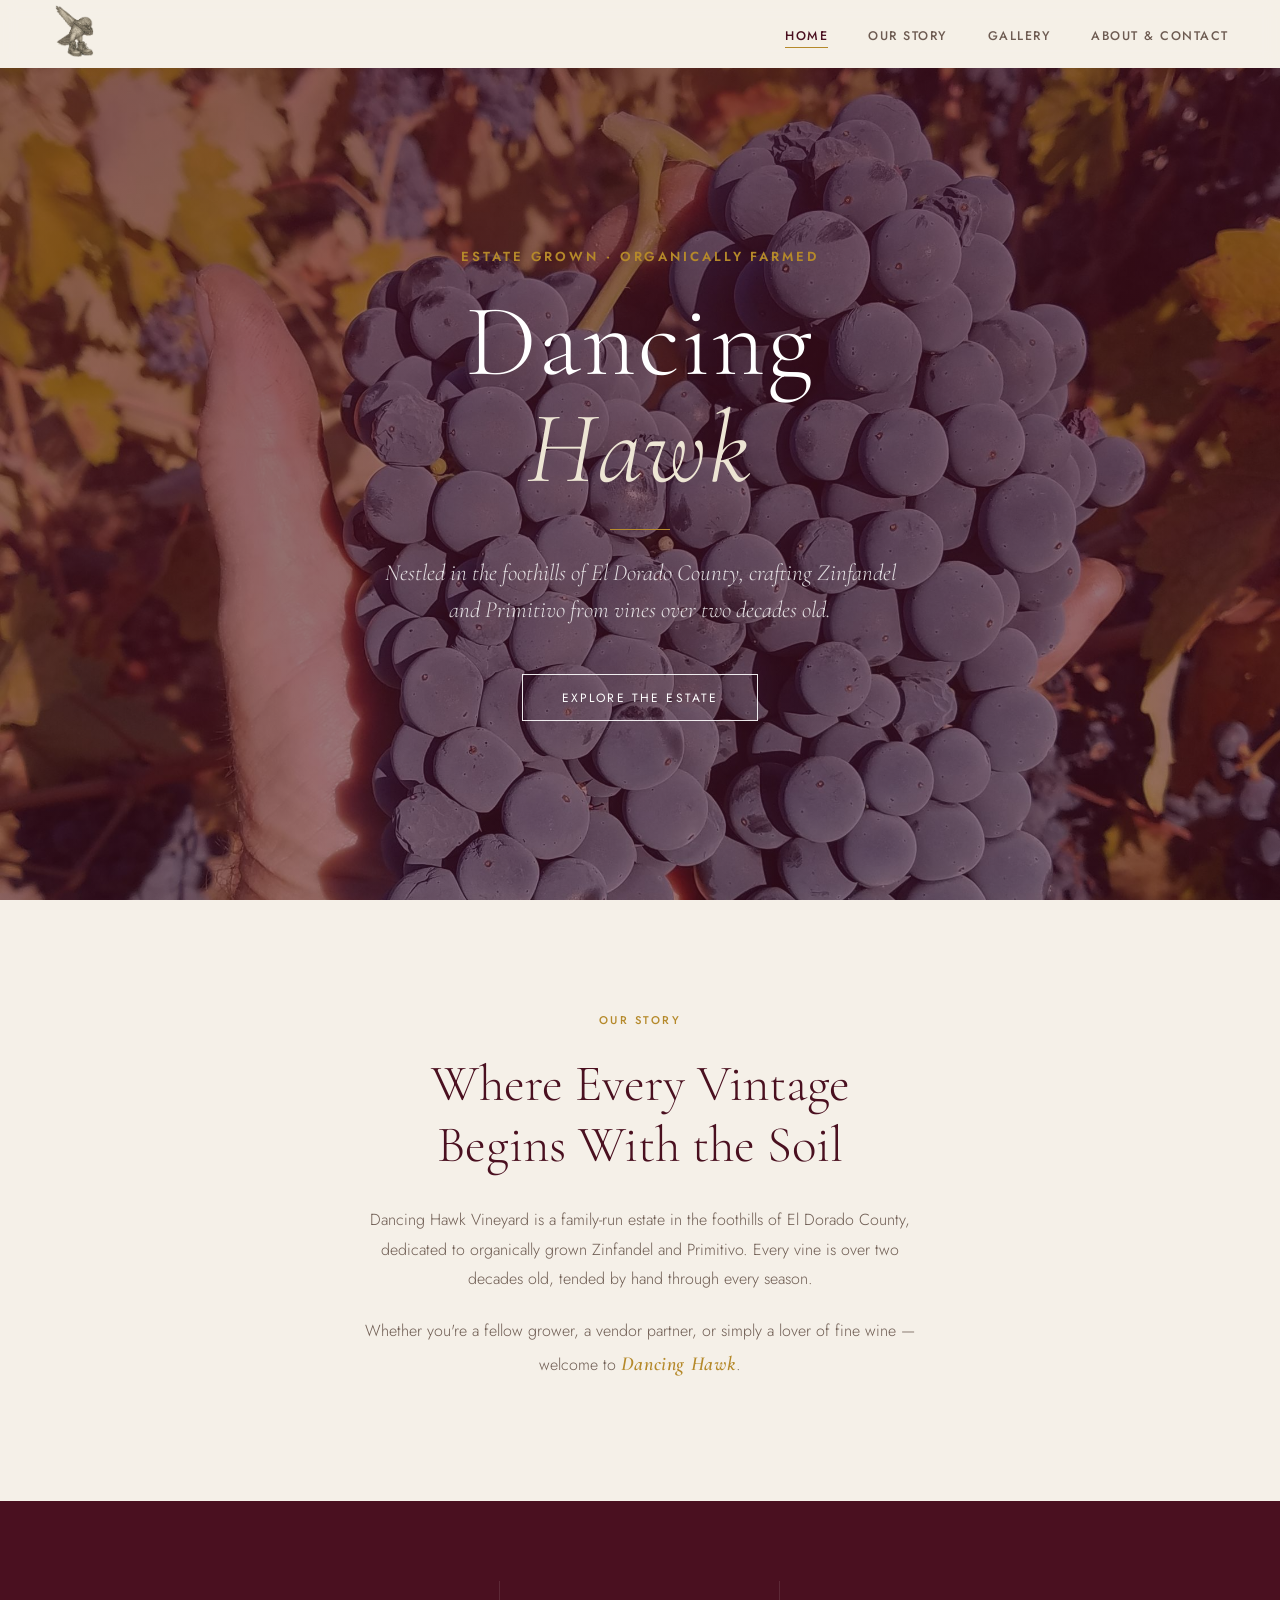
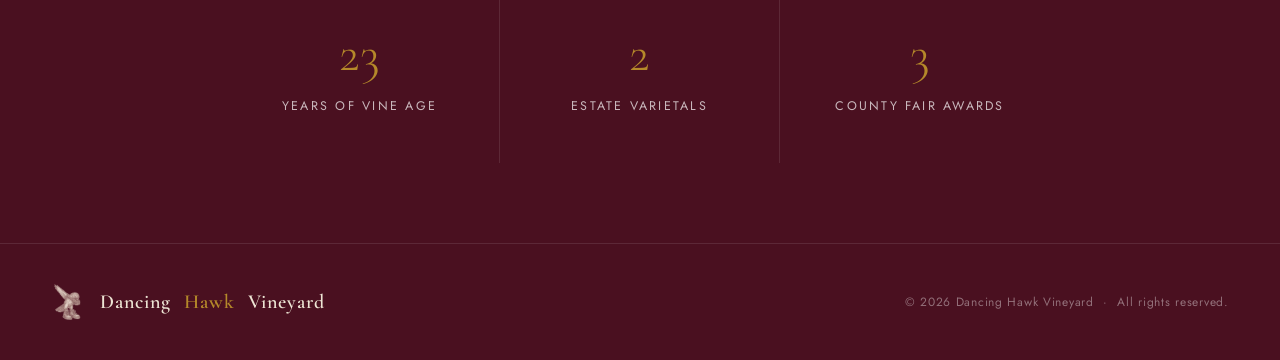
<file: dancinghawk.html>
<!DOCTYPE html>

<html lang="en">
    <head>
        <meta charset="UTF-8" />
        <meta name="viewport" content="width=device-width, initial-scale=1.0" />
        <title>Dancing Hawk Vineyard</title>
        <!-- Google Fonts -->
        <link rel="preconnect" href="https://fonts.googleapis.com" />
        <link rel="preconnect" href="https://fonts.gstatic.com" crossorigin />
        <link href="https://fonts.googleapis.com/css2?family=Cormorant+Garamond:ital,wght@0,300;0,400;0,600;1,300;1,400&family=Jost:wght@300;400;500&display=swap" rel="stylesheet" />  
        <link rel="stylesheet" href="styles.css" />
    </head>
    <body>

        <!-- Navigation -->
        <nav>
            <a class="nav-brand" href="#" onclick="showPage('home')"> <img src="images/dancing-hawk-logo-removedbg.png" alt="Dancing Hawk Vineyard" class="nav-logo" /> </a>
            <ul class="nav-links">
                <li><a href="#" id="nav-home" class="active" onclick="showPage('home')">Home</a></li>
                <li><a href="#" id="nav-story" onclick="showPage('story')">Our Story</a></li>
                <li><a href="#" id="nav-gallery" onclick="showPage('gallery')">Gallery</a></li>                
                <li><a href="#" id="nav-about" onclick="showPage('about')">About & Contact</a></li>  
            </ul>
        </nav>

        <!-- Home Page -->
        <section class="page active" id="page-home">

            <!-- Hero Section -->
            <div class="hero">
                <div class="hero-bg"></div>
                <div class="hero-content">
                    <p class="hero-eyebrow">Estate Grown · Organically Farmed</p>
                    <h1 class="hero-title">Dancing<br /><em>Hawk</em></h1>
                    <div class="hero-divider"></div>
                    <p class="hero-sub">Nestled in the foothills of El Dorado County, crafting Zinfandel and Primitivo from vines over two decades old.</p>
                    <a class="hero-cta" href="#" onclick="showPage('gallery')">Explore the Estate</a>
                </div>
            </div>

            <!-- Intro Section -->
            <div class="intro-section reveal">
                <p class="section-label">Our Story</p>
                <h2 class="intro-heading">Where Every Vintage<br />Begins With the Soil</h2>
                <p class="intro-body">
                    Dancing Hawk Vineyard is a family-run estate in the foothills of El Dorado County, dedicated to organically grown Zinfandel and Primitivo. Every vine is over two decades old, tended by hand through every season.
                </p>
                <p class="intro-body">
                    Whether you're a fellow grower, a vendor partner, or simply a lover of fine wine — welcome to <span class="brand-accent">Dancing Hawk</span>.
                </p>
            </div>

            <!-- Features Section -->
            <div class="feature-strip reveal">
                <div class="feature-item">
                    <div class="feature-num">23</div>
                    <div class="feature-label">Years of Vine Age</div>
                </div>
                <div class="feature-item">
                    <div class="feature-num">2</div>
                    <div class="feature-label">Estate Varietals</div>
                </div>
                <div class="feature-item">
                    <div class="feature-num">3</div>
                    <div class="feature-label">County Fair Awards</div>
                </div>
            </div>

        </section>


        <!-- Story Page -->
        <section class="page" id="page-story">

            <!-- Story Hero -->
            <div class="story-hero">
                <div class="story-hero-bg"></div>
                <div class="story-hero-content">
                    <p class="section-label">Our Story</p>
                    <h2 class="story-hero-title">From the Ground Up</h2>
                </div>
            </div>

            <!-- The Site -->
            <div class="story-section reveal">
                <div class="story-text">
                    <p class="section-label">The Site</p>
                    <p class="story-body">Like all good stories, ours begins with the location.</p>
                    <p class="story-body">Our vineyard sits in El Dorado County, near the town of El Dorado, nestled within the Sierra Foothills AVA at 1,735 feet elevation. As they say out here, we're <em>above the fog and below the snow.</em> Neither is strictly true, but fog and snow days are few, and the valley fog often creeps right to the lowest edge of the vines.</p>
                    <p class="story-body">The property was chosen for three things: to build our home, plant our vineyard, and take in the views. To the west, the Big Canyon Reservoir, Rancho Seco, and the Sacramento Valley stretch all the way to Mt. Diablo. Pilot Hill anchors the northern skyline, and the snow-capped Crystal Range of the Sierra Nevada defines the east.</p>
                </div>
                <div class="story-image">
                    <img src="images/Clearing-PreVineyard-North.jpg" alt="The Land Before the Yineyard" />                    
                </div>
            </div>

            <!-- The Vineyard -->
            <div class="story-section story-section--reverse reveal">
                <div class="story-text">
                    <p class="section-label">The Vineyard</p>
                    <p class="story-body">The land was cleared, the home was built, and the vineyard was laid out by hand. Every post, wire, and vine placed ourselves.</p>
                    <p class="story-body">The 2.5-acre vineyard sits on a ridge in what we call a double saddle, shaped something like a Pringles chip. It dips east and west, rises north and south, with not a single level stretch of ground to be found. The rows run nearly true north to south, which serves the vines well. Cooling breezes roll down from the Sierras each night, giving way to warm valley air during the day. The fruit gets balanced hours of sun and shade, and equipment can run up and down the slope without fighting the terrain.</p>
                    <p class="story-body">Our Auburn-Series soil is shallow and rocky, perforated by ridges of Greenstone we call the <em>dragon spines,</em> running the same direction as our rows. Rather than blast them out or route around them, we incorporated them right into the vineyard.</p>
                    <p class="story-body">The farming is fully organic. No tilling, no disking, no insecticides. Native grasses and wildflowers are left to seed between the rows, keeping a healthy insect population that tends to take care of itself.</p>
                </div>
                <div class="story-image">
                    <img src="images/First-Planting-Vineyard.jpg" alt="First planting of the vineyard" />
                </div>
            </div>

            <!-- The Grapes -->
            <div class="story-section reveal">
                <div class="story-text">
                    <p class="section-label">The Grapes</p>
                    <p class="story-body">Zinfandel and Primitivo were chosen for their love of heat, their deep roots in the region, and a personal passion for what Zinfandel becomes in a glass.</p>
                    <p class="story-body">Summers here are hot and dry. Triple-digit days are common, and from May through November there is rarely a drop of rain. All vines are planted on 1103P rootstock, chosen for drought tolerance and adaptability to our sparse, rocky soil.</p>
                    <p class="story-body">We practice deficit irrigation, giving the vines just enough water to keep from burning off at the shoot tips and not a drop more. Winter rain is collected and stored; well water is used only as a last resort. The stress this puts on the vines is intentional. Smaller berries, more concentrated flavor, earlier ripening.</p>
                    <p class="story-body">By Labor Day, the Zinfandel is typically ready at around 24° Brix and 3.7 pH. Leave it a few weeks longer and we've seen it climb as high as 33° Brix. Rich, powerful, and entirely this place.</p>
                </div>
                <div class="story-image">
                    <img src="images/Nighttime-Bottling.jpg" alt="Bottling night" />
                </div>
            </div>

        </section>



        <!-- Gallery Page -->
        <section class="page" id="page-gallery">

            <!-- Gallery Header -->
            <div class="gallery-header reveal">
                <p class="section-label">Our Vineyard</p>
                <h2 class="gallery-title">A Glimpse of the Estate</h2>
            </div>

            <!-- Gallery Grid -->
            <div class="gallery-grid">
                <div class="gallery-item">
                    <img src="images/Lupine-Field.jpg" alt="Lupine fields in spring" />
                    <div class="gallery-caption"><p>Spring — Florescence</p></div>
                </div>

                <div class="gallery-item">
                    <img src="images/Beautiful-Vineyard-Sunset.jpg" alt="Vineyard at golden hour" />
                    <div class="gallery-caption"><p>Summer — Golden Hour</p></div>
                </div>

                <div class="gallery-item">
                    <img src="images/Primitivo-Picking-Harvest.jpg" alt="Primitivo picking at harvest" />
                    <div class="gallery-caption"><p>Fall — Harvest</p></div>
                </div>

                <div class="gallery-item">
                    <img src="images/Snowy-Vineyard-With-Son-Looking-In.jpg" alt="Vineyard in winter" />
                    <div class="gallery-caption"><p>Winter — Dormancy</p></div>
                </div>
            </div>

        </section>


        <!-- About & Contact Page -->
        <section class="page" id="page-about">

            <!-- About Layout -->
            <div class="about-layout reveal">

                <!-- Left Column: About -->
                <div class="about-col">
                    <p class="section-label">About the Vineyard</p>
                    <h2 class="about-heading">Rooted in Craft,<br />Guided by the Seasons</h2>
                    <p class="about-body">
                        Dancing Hawk Vineyard is owned and operated by Ken Johnson — viticulturalist, grower, and home winemaker operating out of El Dorado County, California.
                    </p>
                    <p class="about-body">
                        The estate grows two varietals: Zinfandel from an old vine clone originating in Monterey circa 1860, and Primitivo Clone 3 from UC Davis. Both are organically farmed on 23-year-old vines grown on 1103P rootstock.
                    </p>
                    <p class="about-body">
                        Grapes sourced from Dancing Hawk have gone on to win awards at the El Dorado County Fair, Amador County Fair, and Sacramento State Fair.
                    </p>
                    <div class="about-signature">Ken Johnson</div>
                </div>

                <!-- Right Column: Contact -->
                <div class="contact-col">
                    <div class="contact-card">
                        <h3 class="contact-heading">Get in Touch</h3>
                        <p class="contact-sub">Trade inquiries, vendor partnerships, and general questions welcome.</p>

                        <div class="form-group">
                            <label for="name">Your Name</label>
                            <input type="text" id="name" placeholder="Jane Smith"  />
                        </div>
                        <div class="form-group">
                            <label for="email">Email Address</label>
                            <input type="email" id="email" placeholder="jane@smith.com" />
                        </div>
                        <div class="form-group">
                            <label for="reason">Inquiry Type</label>
                            <select id="reason">
                                <option value="">— Select One —</option>
                                <option>Vendor / Trade Partnership</option>
                                <option>Wholesale Inquiry</option>
                                <option>General Question</option>
                                <option>Other</option>
                            </select>
                        </div>
                        <div class="form-group">
                            <label for="message">Message</label>
                            <textarea id="message" placeholder="Write your message here..."></textarea>
                        </div>
                        <button class="contact-submit-btn" onClick="handleSubmit()">Send Message</button>

                        <div class="contact-details">
                            <div class="contact-detail-row">
                                <span class="detail-label">Location</span>
                                <span class="detail-value">El Dorado County, California</span>
                            </div>
                            <div class="contact-detail-row">
                                <span class="detail-label">Email</span>
                                <span class="detail-value">kjatfarm@gmail.com</span>
                            </div>
                            <div class="contact-detail-row">
                                <span class="detail-label">Phone</span>
                                <span class="detail-value">530-391-2507</span>
                            </div>
                        </div>
                    </div>
                </div>  

            </div>

        </section>


        <!-- Footer  -->
        <footer>
            <div class="footer-brand">
                <img src="images/dancing-hawk-logo-removedbg.png" alt="Dancing Hawk Vineyard" class="footer-logo" /> Dancing <span>Hawk</span> Vineyard
            </div>
            <div class="footer-copy">
                &copy; <span id="year"></span> Dancing Hawk Vineyard &nbsp;·&nbsp; All rights reserved.
            </div>        
        </footer>


        

         <script src="script.js"></script>
    </body>
</html>
</file>
<file: styles.css>
:root {
    --wine:      #4a1020;
    --wine-mid:  #6b1c30;
    --cream:     #f5f0e8;
    --parchment: #ede5d4;
    --gold:      #b5892a;
    --sage:      #4a5e42;
    --text:      #2a1f1a;
    --muted:     #6e5c52;
    --border:    rgba(74, 16, 32, 0.15);
}


/* Strips Browser Default Styles */
*, *::before, *::after {
    box-sizing: border-box;
    margin: 0;
    padding: 0;
}


/* Body Styles */
body {
    font-family: 'Jost', sans-serif;
    background-color: var(--cream);
    color: var(--text);
    min-height: 100vh;
}


/* Reset Default Link Styles */
a {
    color: inherit;
    text-decoration: none;
}


/* Brand Accent */
.brand-accent {
    font-family: 'Cormorant Garamond', serif;
    font-style: italic;
    font-weight: 600;
    color: var(--gold);
    font-size: 1.25em;
    letter-spacing: 0.03em;
}


/* Navigation Styles */
nav {
    position: fixed;
    top: 0;
    left: 0;
    right: 0;
    z-index: 100;
    background: rgba(245, 240, 232, 0.96);
    backdrop-filter: blur(8px);
    display: flex;
    align-items: center;
    justify-content: space-between;
    padding: 0 4vw;
    height: 68px;
    transition: height 0.3s ease;
}


/* Navigation Brand */
.nav-brand {
    font-family: 'Cormorant Garamond', serif;
    font-size: 1.45rem;
    font-weight: 600;
    color: var(--wine);
    letter-spacing: 0.04em;
    text-decoration: none;
}

.nav-brand span {
    color: var(--gold);
}


/* Navigation Links */
.nav-links {
    display: flex;
    gap: 2.5rem;
    list-style: none;
}

.nav-links a {
    font-size: 0.78rem;
    font-weight: 500;
    letter-spacing: 0.12em;
    text-transform: uppercase;
    text-decoration: none;
    color: var(--muted);
    transition: color 0.2s;
}

.nav-links a:hover {
    color: var(--wine);
}

.nav-links a.active {
    color: var(--wine);
    border-bottom: 1.5px solid var(--gold);
    padding-bottom: 2px;
}

nav.scrolled {
    height: 54px;
}

/* Mobile Menu Button — hidden on desktop, revealed in the 768px breakpoint */
.nav-toggle {
    display: none;
    flex-direction: column;
    justify-content: center;
    gap: 5px;
    width: 30px;
    height: 30px;
    padding: 0;
    background: none;
    border: none;
    cursor: pointer;
}

.nav-toggle span {
    display: block;
    width: 100%;
    height: 1.5px;
    background: var(--wine);
    transition: transform 0.3s ease, opacity 0.2s ease;
}

/* Bars fold into an X while the menu is open */
.nav-toggle.open span:nth-child(1) {
    transform: translateY(6.5px) rotate(45deg);
}

.nav-toggle.open span:nth-child(2) {
    opacity: 0;
}

.nav-toggle.open span:nth-child(3) {
    transform: translateY(-6.5px) rotate(-45deg);
}


/* Page Selection */
.page {
    display: none;
    padding-top: 68px;
    min-height: 100vh;
    animation: none;
}

.page.active {
    display: block;
}


/* Logo */
.nav-logo {
    height: 52px;
    width: auto;
    mix-blend-mode: multiply;
}


/* Hero Section */
.hero {
    position: relative;
    height: calc(100vh - 68px);
    display: flex;
    flex-direction: column;
    align-items: center;
    justify-content: center;
    text-align: center;
    overflow: hidden;
}

.hero-bg {
    position: absolute;
    inset: 0;
    background: linear-gradient(
        to bottom,
        rgba(74, 16, 32, 0.65) 0%,
        rgba(74, 16, 32, 0.60) 60%,
        rgba(74, 16, 32, 0.55) 100%
    ), url('images/zin-at-harvest-cluster.jpg') center 30% / cover no-repeat;
    background-color: var(--wine-mid);
}

.hero-content {
    position: absolute;
    z-index: 1;
    padding: 0 2rem;
}

.hero-eyebrow {
    font-size: 0.82rem;
    font-weight: 600;
    letter-spacing: 0.22em;
    text-transform: uppercase;
    color: var(--gold);
    margin-bottom: 1.4rem;
    animation: fadeUp 0.8s ease both;
    animation-delay: 0.2s;
}

.hero-title {
    font-family: 'Cormorant Garamond', serif;
    font-size: clamp(3.2rem, 8vw, 6.5rem);
    font-weight: 300;
    line-height: 1.05;
    color: #fff;
    letter-spacing: 0.02em;
    margin-bottom: 0.2em;
    animation: fadeUp 0.9s ease both;
    animation-delay: 0.45s;
}

.hero-title em {
    font-style: italic;
    color: var(--parchment);
}

.hero-divider {
    width: 60px;
    height: 1px;
    background: var(--gold);
    margin: 1.6rem auto;
    animation: expandWidth 0.7s ease both;
    animation-delay: 0.85s;
}

.hero-sub {
    font-family: 'Cormorant Garamond', serif;
    font-size: clamp(1.1rem, 2.5vw, 1.45rem);
    font-weight: 300;
    font-style: italic;
    color: rgba(255, 255, 255, 0.82);
    max-width: 520px;
    line-height: 1.6;
    animation: fadeUp 0.8s ease both;
    animation-delay: 1s;
}

.hero .hero-cta {
    margin-top: 2.8rem;
    display: inline-block;
    border: 1px solid rgba(255, 255, 255, 0.9);
    color: #fff;
    text-decoration: none;
    font-size: 0.75rem;
    letter-spacing: 0.18em;
    text-transform: uppercase;
    padding: 0.85rem 2.4rem;
    transition: background 0.25s, border-color 0.25s;
    animation: fadeUp 0.8s ease both;
    animation-delay: 1.25s;
}

.hero .hero-cta:hover {
    background: rgba(255, 255, 255, 0.12);
    border-color: rgba(255, 255, 255, 0.85);
}


/* Intro Section */
.intro-section {
    max-width: 780px;
    margin: 0 auto;
    padding: 7rem 2rem 6rem;
    text-align: center;
}

.section-label {
    font-size: 0.7rem;
    font-weight: 500;
    letter-spacing: 0.22em;
    text-transform: uppercase;
    color: var(--gold);
    margin-bottom: 1.6rem;
}

.intro-heading {
    font-family: 'Cormorant Garamond', serif;
    font-size: clamp(2rem, 5vw, 3.2rem);
    font-weight: 300;
    line-height: 1.2;
    color: var(--wine);
    margin-bottom: 1.8rem;
}

.intro-body {
    font-size: 1rem;
    line-height: 1.85;
    color: var(--muted);
    font-weight: 300;
    max-width: 550px;
    margin: 0 auto 1.4rem;
}


/* Features Section */
.feature-strip {
    background: var(--wine);
    padding: 5rem 2rem 5rem;
    display: flex;
    justify-content: center;
}

.feature-item {
    flex: 1;
    max-width: 280px;
    text-align: center;
    padding: 3rem 2.5rem;
    border-right: 1px solid rgba(255, 255, 255, 0.1);
}

.feature-item:last-child {
    border-right: none;
}

.feature-num {
    font-family: 'Cormorant Garamond', serif;
    font-size: 3.2rem;
    font-weight: 300;
    color: var(--gold);
    line-height: 1;
    margin-bottom: 1rem;
}

.feature-label {
    font-size: 0.78rem;
    letter-spacing: 0.18em;
    text-transform: uppercase;
    color: rgba(255, 255, 255, 0.7);
}


/* Story Section */
.story-hero {
    position: relative;
    height: 50vh;
    display: flex;
    align-items: center;
    justify-content: center;
    text-align: center;
    overflow: hidden;
}

.story-hero-bg {
    position: absolute;
    inset: 0;
    background: linear-gradient( to bottom, rgba(74, 16, 32, 0.6) 0%, rgba(74, 16, 32, 0.5) 100%),
        url('images/Beautiful-Vineyard-Sunset.jpg') center / cover no-repeat;
    background-color: var(--wine-mid);
}

.story-hero-content {
    position: relative;
    z-index: 1;
}

.story-hero-title {
    font-family: 'Cormorant Garamond', serif;
    font-size: clamp(2.5rem, 6vw, 5rem);
    font-weight: 300;
    color: #fff;
    letter-spacing: 0.02em;
    margin-top: 0.8rem;
}

.story-section {
    max-width: 1100px;
    margin: 0 auto;
    padding: 5rem 2rem;
    display: grid;
    grid-template-columns: 1fr 1fr;
    gap: 5rem;
    align-items: stretch;
}

.story-section--reverse {
    direction: rtl;
}

.story-section--reverse .story-text {
    direction: ltr;
}

.story-section--reverse .story-image {
    direction: ltr;
}

.story-text .section-label {
    margin-bottom: 1.2rem;
}

.story-body {
    font-size: 0.97rem;
    line-height: 1.9;
    color: var(--muted);
    font-weight: 300;
    margin-bottom: 1.2rem;
}

.story-body em {
    font-style: italic;
    color: var(--text);
}

.story-image img {
    width: 100%;
    height: 100%;
    min-height: 320px;
    object-fit: cover;
    display: block;
}


/* Story Divider Between Sections */
.story-section + .story-section {
    border-top: 1px solid var(--border);
}


/* Decorative Grapevine — hidden until the side margins are wide enough to
   hold it. Switched on in the min-width block at the end of the file. */
.vine-decor {
    display: none;
}

.vine-decor .vine-stem {
    stroke: var(--wine);
}

.vine-decor .vine-leaf {
    fill: var(--sage);
}

/* Veins read as light lines across the leaf, which is most of what makes it
   scan as a grape leaf rather than a green shape */
.vine-decor .vine-vein {
    fill: none;
    stroke: var(--cream);
    stroke-width: 1.8;
    stroke-linecap: round;
}

.vine-decor .vine-grape {
    fill: var(--wine);
}


/* Through the Grape Vine Section */
.vine-header {
    text-align: center;
    padding: 5rem 2rem 3rem;
    max-width: 780px;
    margin: 0 auto;
}

.vine-title {
    font-family: 'Cormorant Garamond', serif;
    font-size: clamp(2rem, 5vw, 3.2rem);
    font-weight: 300;
    color: var(--wine);
    margin: 0.8rem 0 1.2rem;
}

.vine-subtitle {
    font-size: 1rem;
    color: var(--muted);
    font-weight: 300;
    line-height: 1.7;
}


/* Posts Container */
.vine-posts {
    max-width: 1100px;
    margin: 0 auto;
    padding: 0 2rem 6rem;
    display: grid;
    grid-template-columns: 1fr 1fr;
    gap: 3rem;
    align-items: start;
}


/* Individual Post */
.vine-post {
    border-top: 1px solid var(--border);
    padding: 2.5rem;
}

.vine-post:last-child {
    border-bottom: 1px solid var(--border);
}

.post-title {
    font-family: 'Cormorant Garamond', serif;
    font-size: clamp(1.6rem, 4vw, 2.2rem);
    font-weight: 300;
    color: var(--wine);
    margin-bottom: 0.4rem;
}

.post-date {
    font-size: 0.72rem;
    letter-spacing: 0.16em;
    text-transform: uppercase;
    color: var(--gold);
    margin-bottom: 2rem;
}

/* Caps line length on wide monitors so prose stays readable. Photos keep the
   full column width. In rem, not ch, which shifts as the webfont loads. */
.post-body {
    font-size: 0.97rem;
    line-height: 1.9;
    color: var(--muted);
    font-weight: 300;
    margin-bottom: 1.2rem;
    max-width: 29rem;
    position: relative;
    z-index: 1;
}


/* Post Photos Grid — two columns by default so any count lays out sensibly:
   1 fills the row, 2 sit side by side, 4 make a 2x2, and so on. */
.post-photos {
    display: grid;
    grid-template-columns: 1fr 1fr;
    gap: 4px;
    margin-bottom: 1.5rem;
}

/* Layout rules target the wrapper rather than the img, since the frame is what
   the grid actually positions. Using > * keeps them working either way. */

/* 3 Photos: full width on top, two side by side beneath */
.post-photos:has(> :nth-child(3):last-child) > :first-child {
    grid-column: span 2;
}

/* An odd number of photos strands the last one at half width, so let it span.
   The 3-photo case is excluded because it spans its first photo instead. */
.post-photos:not(:has(> :nth-child(3):last-child)) > :last-child:nth-child(odd) {
    grid-column: span 2;
}

/* Per-photo frame so the hover zoom clips here, like .gallery-item — overflow on
   the grid itself sliced edge photos and let inner ones bleed onto neighbours. */
.post-photo {
    overflow: hidden;
    aspect-ratio: 4 / 3;   /* scales with the column instead of a fixed height */
}

.post-photos img {
    width: 100%;
    height: 100%;
    object-fit: cover;
    display: block;
    cursor: pointer;
    transition: transform 0.3s ease;
}

.post-photos img:hover {
    transform: scale(1.04);
}

/* Shown when a photo file name in posts.js doesn't match a real file, so a
   typo reads as a plain message instead of a broken-image icon */
.post-photo--missing {
    background: var(--parchment);
    border: 1px dashed var(--border);
    display: flex;
    align-items: center;
    justify-content: center;
    padding: 1rem;
}

.post-photo--missing img {
    display: none;
}

.post-photo--missing::after {
    content: attr(data-missing);
    font-size: 0.8rem;
    color: var(--muted);
    text-align: center;
    word-break: break-word;
}

/* Inset so the frame's overflow doesn't clip the focus ring */
.post-photos img:focus-visible {
    outline: 2px solid var(--gold);
    outline-offset: -3px;
}


/* Gallery Section */
.gallery-header {
    text-align: center;
    padding: 3rem 2rem 2rem;
}

.gallery-title {
    font-family: 'Cormorant Garamond', serif;
    font-size: clamp(2rem, 5vw, 3rem);
    font-weight: 300;
    color: var(--wine);
    margin-bottom: 0.8rem;
}

.gallery-grid {
    display: grid;
    grid-template-columns: 1fr 1fr;
    gap: 6px;
    padding: 0 6px 6px;
}

.gallery-item {
    position: relative;
    overflow: hidden;
}

.gallery-item img {
    width: 100%;
    height: 480px;
    object-fit: cover;
    display: block;
    transition: transform 0.5s ease;
}

.gallery-item:hover img {
    transform: scale(1.05);
}

.gallery-caption {
    position: absolute;
    bottom: 0;
    left: 0;
    right: 0;
    background: linear-gradient(transparent, rgba(74, 16, 32, 0.75));
    padding: 3rem 1.5rem 1.2rem;
    opacity: 0;
    transition: opacity 0.3s ease;
}

.gallery-item:hover .gallery-caption {
    opacity: 1;
}

/* Touch devices have no hover, so the captions would never appear at all */
@media (hover: none) {
    .gallery-caption {
        opacity: 1;
    }
}

.gallery-caption p {
    color: #fff;
    font-family: 'Cormorant Garamond', serif;
    font-size: 1.1rem;
    font-style: italic;
    letter-spacing: 0.08em;
}


/* About Section */
.about-layout {
    max-width: 1100px;
    margin: 0 auto;
    padding: 5rem 2rem 6rem;
    display: grid;
    grid-template-columns: 1fr 1fr;
    gap: 3rem;
    align-items: start;
}

.about-heading {
    font-family: 'Cormorant Garamond', serif;
    font-size: clamp(2rem, 5vw, 3rem);
    font-weight: 300;
    color: var(--wine);
    margin: 0.8rem 0 1.6rem;
    line-height: 1.2;
}

.about-body {
    font-size: 0.97rem;
    line-height: 1.9;
    color: var(--text);
    font-weight: 400;
    margin-bottom: 1.4rem;
}

.about-signature {
    font-family: 'Cormorant Garamond', serif;
    font-size: 1.7rem;
    font-style: italic;
    color: var(--wine-mid);
    margin-bottom: 2rem;
}


/* Contact Section */
.contact-card {
    background: #e4d9c4;
    border: 1px solid var(--border);
    padding: 2.5rem;
}

.contact-heading {
    font-family: 'Cormorant Garamond', serif;
    font-size: 2rem;
    font-weight: 600;
    color: var(--wine);
    margin-bottom: 0.4rem;
}

.contact-sub {
    font-size: 1rem;
    color: var(--muted);
    margin-bottom: 2rem;
    font-weight: 300;
}

.form-group {
    margin-bottom: 1.2rem;
}

.form-group label {
    display: block;
    font-size: 0.72rem;
    letter-spacing: 0.14rem;
    text-transform: uppercase;
    color: var(--muted);
    margin-bottom: 0.45rem;
}

.form-group input, .form-group textarea, .form-group select {
    width: 100%;
    background: var(--cream);
    border: 1px solid var(--border);
    padding: 0.7rem 0.9rem;
    font-family: 'Jost', sans-serif;
    font-size: 0.95rem;
    color: var(--text);
    outline: none;
    transition: border-color 0.2s;
    appearance: none;
    text-align: center;
}

.form-group select:hover {
    border-color: var(--wine);
    cursor:pointer;
}

.form-group input, .form-group textarea {
    text-align: left;
}

.form-group textarea {
    resize: vertical;
    min-height: 100px;
}

.contact-submit-btn {
    width: 100%;
    background: var(--wine);
    color: var(--cream);
    border: none;
    cursor: pointer;
    font-family: 'Jost', sans-serif;
    font-size: 0.78rem;
    letter-spacing: 0.16em;
    text-transform: uppercase;
    padding: 1rem;
    margin-top: 0.5rem;
    transition: background 0.22s;
}

.contact-submit-btn:hover {
    background: var(--wine-mid);
}

.contact-submit-btn:disabled {
    opacity: 0.6;
    cursor: not-allowed;
}


/* Contact Details */
.contact-details {
    margin-top: 2rem;
    padding-top: 1.6rem;
    border-top: 1px solid var(--border);
}

.contact-detail-row {
    display: flex;
    gap: 0.8rem;
    align-items: flex-start;
    margin-bottom: 0.9rem;
}

.detail-label {
    font-size: 0.7rem;
    letter-spacing: 0.14em;
    text-transform: uppercase;
    color: var(--gold);
    min-width: 60px;
    padding-top: 2px;
}

.detail-value {
    font-size: 0.9rem;
    color: var(--muted);
    font-weight: 300;
}


/* Footer Styles */
footer {
    background: var(--wine);
    padding: 2.5rem 4vw;
    display: flex;
    align-items: center;
    justify-content: space-between;
    border-top: 1px solid rgba(255, 255, 255, 0.1);
}

.footer-brand {
    display: flex;
    align-items: center;
    gap: 0.8rem;
    font-family: 'Cormorant Garamond', serif;
    font-size: 1.25rem;
    font-weight: 600;
    color: var(--parchment);
    letter-spacing: 0.05em;
}

.footer-brand span {
    color: var(--gold);
}

.footer-copy {
    font-size: 0.75rem;
    color: rgba(255, 255, 255, 0.4);
    letter-spacing: 0.06em;
}

.footer-logo {
    height: 36px;
    width: auto;
    mix-blend-mode: screen;
}


/* Lightbox Styles */
.lightbox {
    display: none;
    position: fixed;
    inset: 0;
    z-index: 1000;
    align-items: center;
    justify-content: center;
}

.lightbox.active {
    display: flex;
}

.lightbox-overlay {
    position: absolute;
    inset: 0;
    background: rgba(0, 0, 0, 0.9);
    cursor: pointer;
}

.lightbox-img {
    position: relative;
    z-index: 1;
    max-width: 90vw;
    max-height: 90vh;
    object-fit: contain;
    box-shadow: 0 0 60px rgba(0, 0, 0, 0.5);
}

.lightbox-close {
    position: absolute;
    top: 1.5rem;
    right: 1.5rem;
    z-index: 2;
    background: none;
    border: none;
    color: #fff;
    font-size: 1.8rem;
    cursor: pointer;
    opacity: 0.7;
    transition: opacity 0.2s;
}

.lightbox-close:hover {
    opacity: 1;
}


/** Animations and Transitions **/
@keyframes fadeUp {
    from { opacity: 0; transform: translateY(28px); }
    to   { opacity: 1; transform: translateY(0); }
}

@keyframes expandWidth {
    from { width: 0; }
    to   { width: 60px; }
}


/* Scroll Reveal */
.reveal {
    opacity: 0;
    transform: translateY(36px);
    transition: opacity 0.7s ease, transform 0.7s ease;
}

.reveal.revealed {
    opacity: 1;
    transform: translateY(0);
}


/** Page Fade Transitions **/
.page.active {
    animation: fadeIn 0.4s ease both;
}

@keyframes fadeIn {
    from { opacity: 0; }
    to   { opacity: 1; }
}


/* Responsive Styles */
@media (max-width: 768px) {

    .nav-toggle {
        display: flex;
    }

    /* Links drop out of the bar into a panel underneath it.
       top: 100% keeps it pinned to the nav even when the bar shrinks on scroll. */
    .nav-links {
        position: absolute;
        top: 100%;
        left: 0;
        right: 0;
        flex-direction: column;
        align-items: stretch;
        gap: 0;
        background: rgba(245, 240, 232, 0.98);
        backdrop-filter: blur(8px);
        border-top: 1px solid var(--border);
        padding: 0.5rem 0 1rem;
        opacity: 0;
        transform: translateY(-8px);
        pointer-events: none;
        transition: opacity 0.25s ease, transform 0.25s ease;
    }

    .nav-links.open {
        opacity: 1;
        transform: translateY(0);
        pointer-events: auto;
    }

    .nav-links li {
        width: 100%;
        text-align: center;
    }

    .nav-links a {
        display: block;
        padding: 0.9rem 1rem;
        font-size: 0.8rem;
    }

    /* The desktop underline doesn't read well on a stacked panel */
    .nav-links a.active {
        border-bottom: none;
        padding-bottom: 0.9rem;
        color: var(--wine);
        background: rgba(181, 137, 42, 0.1);
    }

    .nav-brand {
        font-size: 1.2rem;
    }

    /*Stacks Feature Items Vertically*/
    .feature-strip {
        flex-direction: column;
        align-items: center;
        padding: 3rem 2rem;
    }

    .feature-item {
        border-right: none;
        border-bottom: 1px solid rgba(255, 255, 255, 0.1);
        width: 100%;
        max-width: 100%;
        padding: 2rem 1.5rem;
    }

    .feature-item:last-child {
        border-bottom: none;
    }

    /* Story Section is Vertically Stacked */
    .story-section {
        grid-template-columns: 1fr;
        gap: 2rem;
        padding: 3rem 1.5rem;
    }

    .story-section--reverse {
        direction: ltr;
    }

    .story-image img {
        min-height: 260px;
    }

    /* Gallery Grid Becomes Single Column */
    .gallery-grid {
        grid-template-columns: 1fr;
    }

    .gallery-item img {
        height: 320px;
    }

    /* About Section Stacks Vertically */
    .about-layout {
        grid-template-columns: 1fr;
        gap: 2.5rem;
        padding: 3rem 1.5rem;
    }

    .hero-content {
        text-align: center;
        width: 100%;
    }

    /* Grapevine Posts Stack Vertically */
    .vine-header {
        padding: 3rem 1.5rem 2rem;
    }

    .vine-posts {
        padding: 0 1.5rem 4rem;
        grid-template-columns: 1fr;
    }

    .vine-post {
        padding: 2.5rem 0;
    }

    footer {
        flex-direction: column;
        text-align: center;
        gap: 0.8rem;
        padding: 2rem;
    }
}

@media (max-width: 520px) {

    /* Hero Text Shrinks */
    .hero-sub {
        font-size: 1rem;
    }

    /* Intro Padding Shrinks */
    .intro-section {
        padding: 4rem 1.5rem 3rem;
    }

    .gallery-item img {
        height: 260px;
    }
}


/* Large Screens — the 1100px cap left big empty margins and small photos, so
   widen the content here and let the photos scale up with it. */
@media (min-width: 1600px) {
    .vine-posts {
        max-width: 1500px;
        gap: 4rem;
    }

    .gallery-item img {
        height: 620px;
    }
}

/* The grapevine only appears once the margins can hold a full 120px tile
   without crowding the posts. Below this it stays hidden entirely. */
@media (min-width: 1900px) {
    #page-vine {
        position: relative;
        --content-w: 1500px;
    }

    .vine-decor {
        display: block;
        position: absolute;
        top: 0;
        height: 100%;
        width: 120px;        /* exactly one pattern tile, so it never repeats sideways */
        opacity: 0.16;
        pointer-events: none;
        z-index: -1;         /* sits behind the posts, can never cover a photo */
    }

    /* Centred within the empty margin on each side of the content */
    .vine-decor--left {
        left: calc((100% - var(--content-w) - 240px) / 4);
    }

    .vine-decor--right {
        right: calc((100% - var(--content-w) - 240px) / 4);
        transform: scaleX(-1);
    }
}

@media (min-width: 2200px) {
    .vine-posts {
        max-width: 1750px;
    }

    .gallery-item img {
        height: 760px;
    }

    #page-vine {
        --content-w: 1750px;
    }
}
</file>
